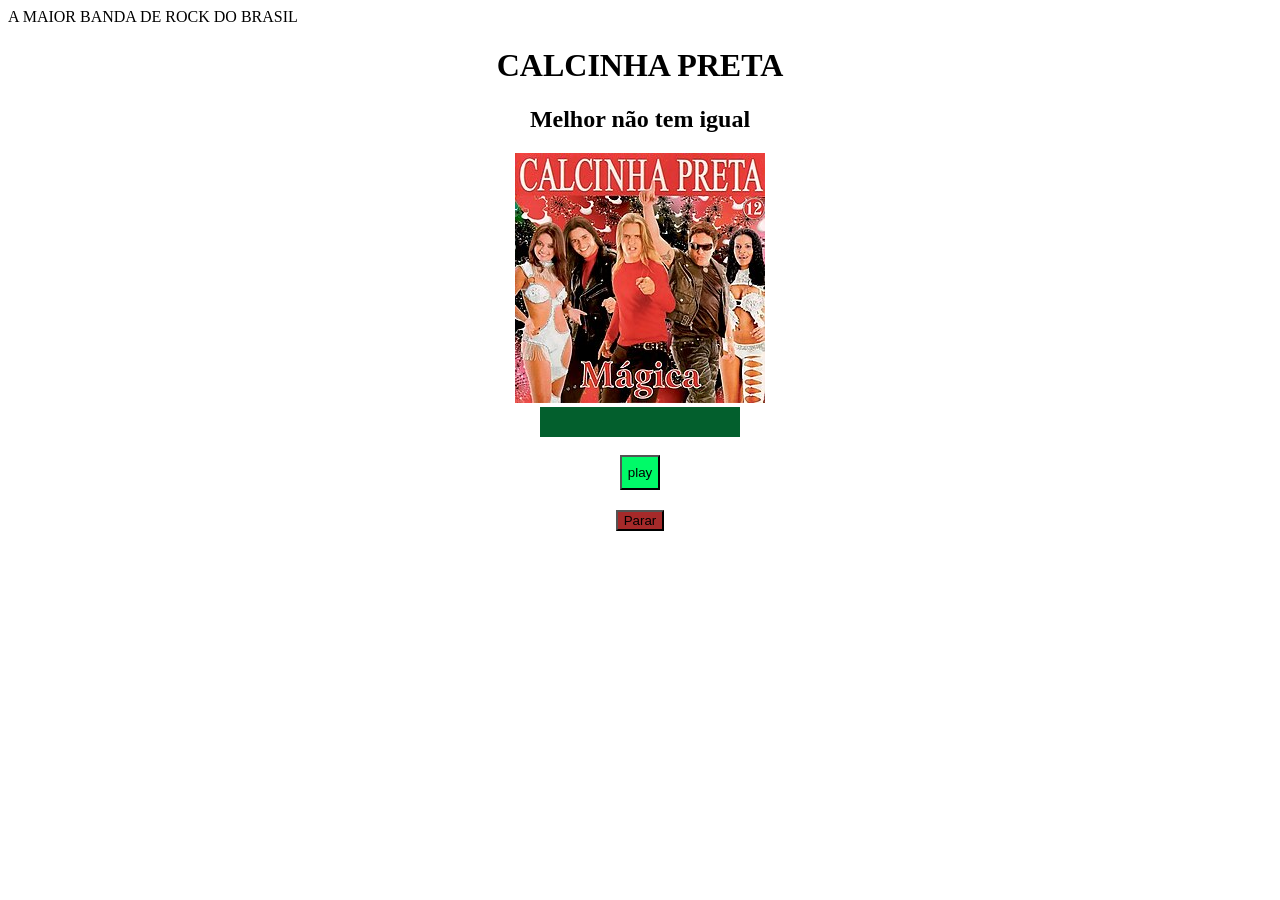
<file: forro/index.html>
<!DOCTYPE html>
<html lang="pt-BR">
   <head>A MAIOR BANDA DE ROCK DO BRASIL</head>
    <body>
        <center>
            <h1>CALCINHA PRETA</h1>
            <h2>Melhor não tem igual</h2>
            <img src="calpreta.jpg"/>
            <div style="background-color: rgb(3, 95, 45); width: 200px;  height: 30px"></div>
            <br> <!---Isso é uma quebra de linha-->
            <button id = "playButton" style="background-color: rgb(0, 250, 104); height: 35px">play</button>
            <h2></h2>
            <button id = "pauseButton" style="background-color: brown;">Parar</button> 
        </center>
        <script>
            let musica = new Audio("Agora Estou Sofrendo-MP3.mp3");
            function playMusic(){
                musica.play();
            }
            function pauseMusic(){
                musica.pause();
            }

            playButton.onclick = playMusic;
            pauseButton.onclick = pauseMusic;
        </script>
    </body>
</html>
</file>
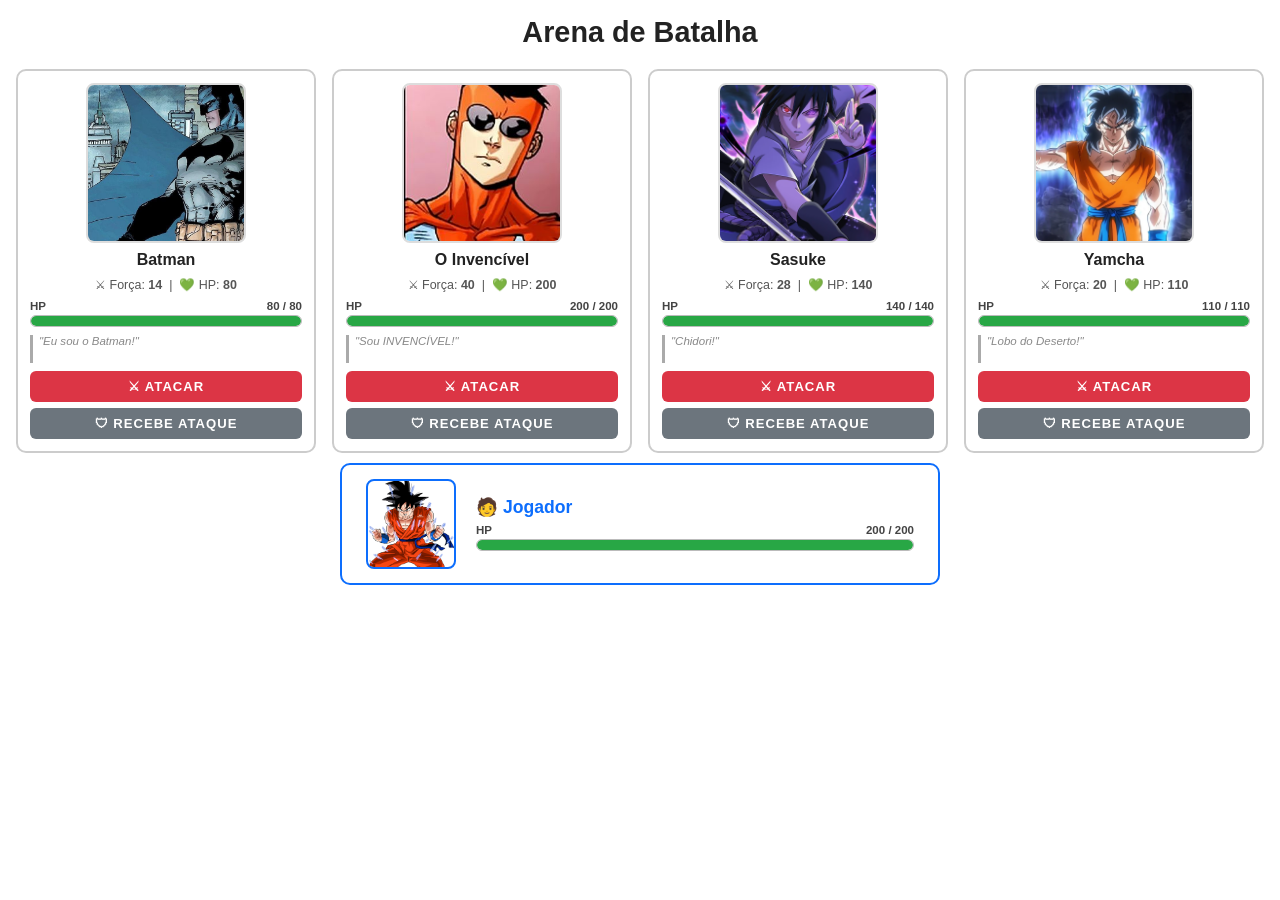
<file: Jogo/index.html>
<!DOCTYPE html>
<html lang="pt-BR">
<head>
  <meta charset="UTF-8" />
  <meta name="viewport" content="width=device-width, initial-scale=1.0" />
  <title>Arena de Batalha</title>
  <link rel="stylesheet" href="css/index.css" />
</head>
<body>
 
  <h1 id="titulo">Arena de Batalha</h1>
 
  <!-- 4 monstros — preenchidos pelo JS -->
  <div id="arena-monstros"></div>
 
  <!-- Jogador Singleton — preenchido pelo JS -->
  <div id="arena-jogador"></div>
 
  <!-- Ordem importa: AudioManeger → Monster → Player → index -->
  <script src="js/AudioManeger.js"></script>
  <script src="js/Monster.js"></script>
  <script src="js/Player.js"></script>
  <script src="js/index.js"></script>
 
</body>
</html>
</file>
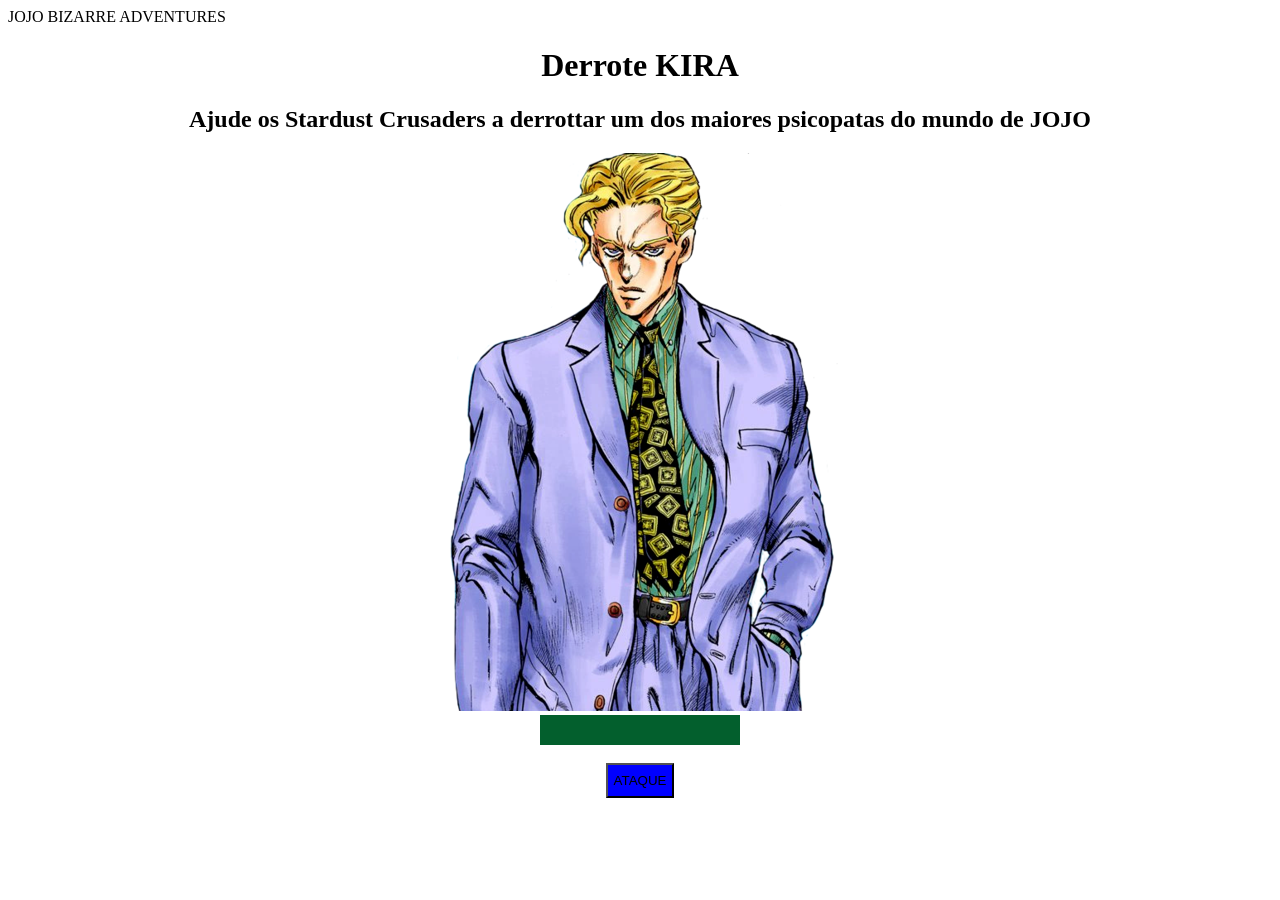
<file: JogoJojo/index.html>
<!DOCTYPE html>
<html lang="pt-BR">
    <head>JOJO BIZARRE ADVENTURES
    </head>
    <body nome="meuBody">
        <center>
            <h1>Derrote KIRA</h1>
            <h2>Ajude os Stardust Crusaders a derrottar um dos maiores psicopatas do mundo de JOJO</h2>
            <img id = "villionFace" src ="kira.png"/>
            <div id = "barraHP" style="background-color: rgb(3, 95, 45); width: 200px;  height: 30px"></div>
            <br> <!---Isso é uma quebra de linha-->
            <button id="btAtackPlayer" style="background-color: blue; height: 35px">ATAQUE</button>
        </center>
        <script>
            let JaMorreu = false;
            let vida = 200;
            let cry = new Audio("classic_hurt.mp3");
            let gemido = new Audio("loli.mp3");
            function voltaCara(){
                villionFace.src = "kira.png";
            }
            function AtackPlayer(){
                vida -= 40; 
                barraHP.style.width = vida + "px";
                if (vida <= 0){
                    villionFace.src = "KiraDead.jpg";
                    if (!JaMorreu){
                        gemido.play();
                        JaMorreu = true;
                    }
                } 
                else{

                    cry.play();
                    villionFace.src = "KiraDaNo.jpg";
                    setTimeout(voltaCara, 1000);
                    
                }
            }
            btAtackPlayer.onclick = AtackPlayer;
                
        </script>
    </body>
</html>
</file>
<file: Jogo/css/index.css>
/* index.css — Arena de Batalha */

* { box-sizing: border-box; margin: 0; padding: 0; }

body {
    font-family: Arial, sans-serif;
    padding: 16px;
    color: #222;
}

#titulo {
    text-align: center;
    font-size: 1.8rem;
    margin-bottom: 20px;
}

/* ── GRADE DOS MONSTROS ── */
#arena-monstros {
    display: grid;
    grid-template-columns: repeat(4, 1fr);
    gap: 16px;
    margin-bottom: 10px;
}

.card-monstro {
    border: 2px solid #ccc;
    border-radius: 10px;
    padding: 12px;
    display: flex;
    flex-direction: column;
    align-items: center;
    gap: 8px;
    text-align: center;
    background: #fff;
}

.card-monstro img.img-monstro {
    width: 100%;
    max-width: 160px;
    height: 160px;
    object-fit: cover;
    border-radius: 8px;
    border: 2px solid #ddd;
}

.card-monstro .nome-monstro {
    font-size: 1rem;
    font-weight: bold;
}

.card-monstro .atributos {
    font-size: 0.78rem;
    color: #555;
}

.card-monstro .grito {
    font-size: 0.72rem;
    font-style: italic;
    color: #888;
    border-left: 3px solid #aaa;
    padding-left: 6px;
    text-align: left;
    width: 100%;
    min-height: 28px;
}

.card-monstro.morto {
    opacity: 0.45;
    filter: grayscale(0.7);
}

/* ── BARRA DE VIDA (visual igual para todos, valor diferente) ── */
.hp-container { width: 100%; }

.hp-label {
    display: flex;
    justify-content: space-between;
    font-size: 0.72rem;
    color: #444;
    margin-bottom: 3px;
    font-weight: bold;
}

.hp-barra-fundo {
    width: 100%;
    height: 12px;
    background: #ddd;
    border-radius: 6px;
    overflow: hidden;
    border: 1px solid #bbb;
}

.hp-barra-preenchimento {
    height: 100%;
    border-radius: 6px;
    background: #28a745;

}



/* ── BOTÕES dos cards dos monstros ── */
.botoes-card {
    display: flex;
    flex-direction: column;
    gap: 6px;
    width: 100%;
}

/* Botão Atacar */
.btn-atacar {
    width: 100%;
    padding: 8px 0;
    background: #dc3545;
    color: #fff;
    font-size: 0.82rem;
    font-weight: bold;
    letter-spacing: 1px;
    text-transform: uppercase;
    border: none;
    border-radius: 6px;
    cursor: pointer;
    transition: background 0.15s, transform 0.1s;
}
.btn-atacar:hover  { background: #b02a37; }
.btn-atacar:active { transform: scale(0.97); }
.btn-atacar:disabled { background: #aaa; cursor: not-allowed; transform: none; }

/* Botão Recebe Ataque */
.btn-recebe {
    width: 100%;
    padding: 8px 0;
    background: #6c757d;
    color: #fff;
    font-size: 0.82rem;
    font-weight: bold;
    letter-spacing: 1px;
    text-transform: uppercase;
    border: none;
    border-radius: 6px;
    cursor: pointer;
    transition: background 0.15s, transform 0.1s;
}
.btn-recebe:hover  { background: #545b62; }
.btn-recebe:active { transform: scale(0.97); }
.btn-recebe:disabled { background: #aaa; cursor: not-allowed; transform: none; }

/* ── DIVISOR VS ── */
#divisor {
    display: flex;
    align-items: center;
    gap: 10px;
    margin: 14px 0;
}
#divisor::before, #divisor::after {
    content: '';
    flex: 1;
    height: 2px;
    background: #ccc;
}
#divisor span {
    font-size: 1.4rem;
    font-weight: bold;
    color: #dc3545;
}

/* ── CARD DO JOGADOR (sem botões) ── */
#arena-jogador {
    display: flex;
    justify-content: center;
}

#card-jogador {
    border: 2px solid #0d6efd;
    border-radius: 10px;
    padding: 14px 24px;
    display: flex;
    align-items: center;
    gap: 20px;
    width: 100%;
    max-width: 600px;
    background: #fff;
}

#card-jogador img.img-jogador {
    width: 90px;
    height: 90px;
    object-fit: cover;
    border-radius: 8px;
    border: 2px solid #0d6efd;
    flex-shrink: 0;
}

.jogador-info {
    flex: 1;
    display: flex;
    flex-direction: column;
    gap: 6px;
}

.jogador-nome {
    font-size: 1.1rem;
    font-weight: bold;
    color: #0d6efd;
}

/* ── ANIMAÇÕES ── */
@keyframes tremer {
    0%,100% { transform: translateX(0); }
    25%     { transform: translateX(-6px); }
    75%     { transform: translateX(6px); }
}
.card-monstro.tremendo { animation: tremer 0.3s ease; }

@keyframes piscar-dano {
    0%,100% { border-color: #0d6efd; }
    50%     { border-color: #dc3545; background: #fff0f0; }
}
#card-jogador.tomando-dano { animation: piscar-dano 0.35s ease; }

/* ── RESPONSIVO ── */
@media (max-width: 700px) {
    #arena-monstros { grid-template-columns: repeat(2, 1fr); }
    #card-jogador   { flex-direction: column; text-align: center; }
}
</file>
